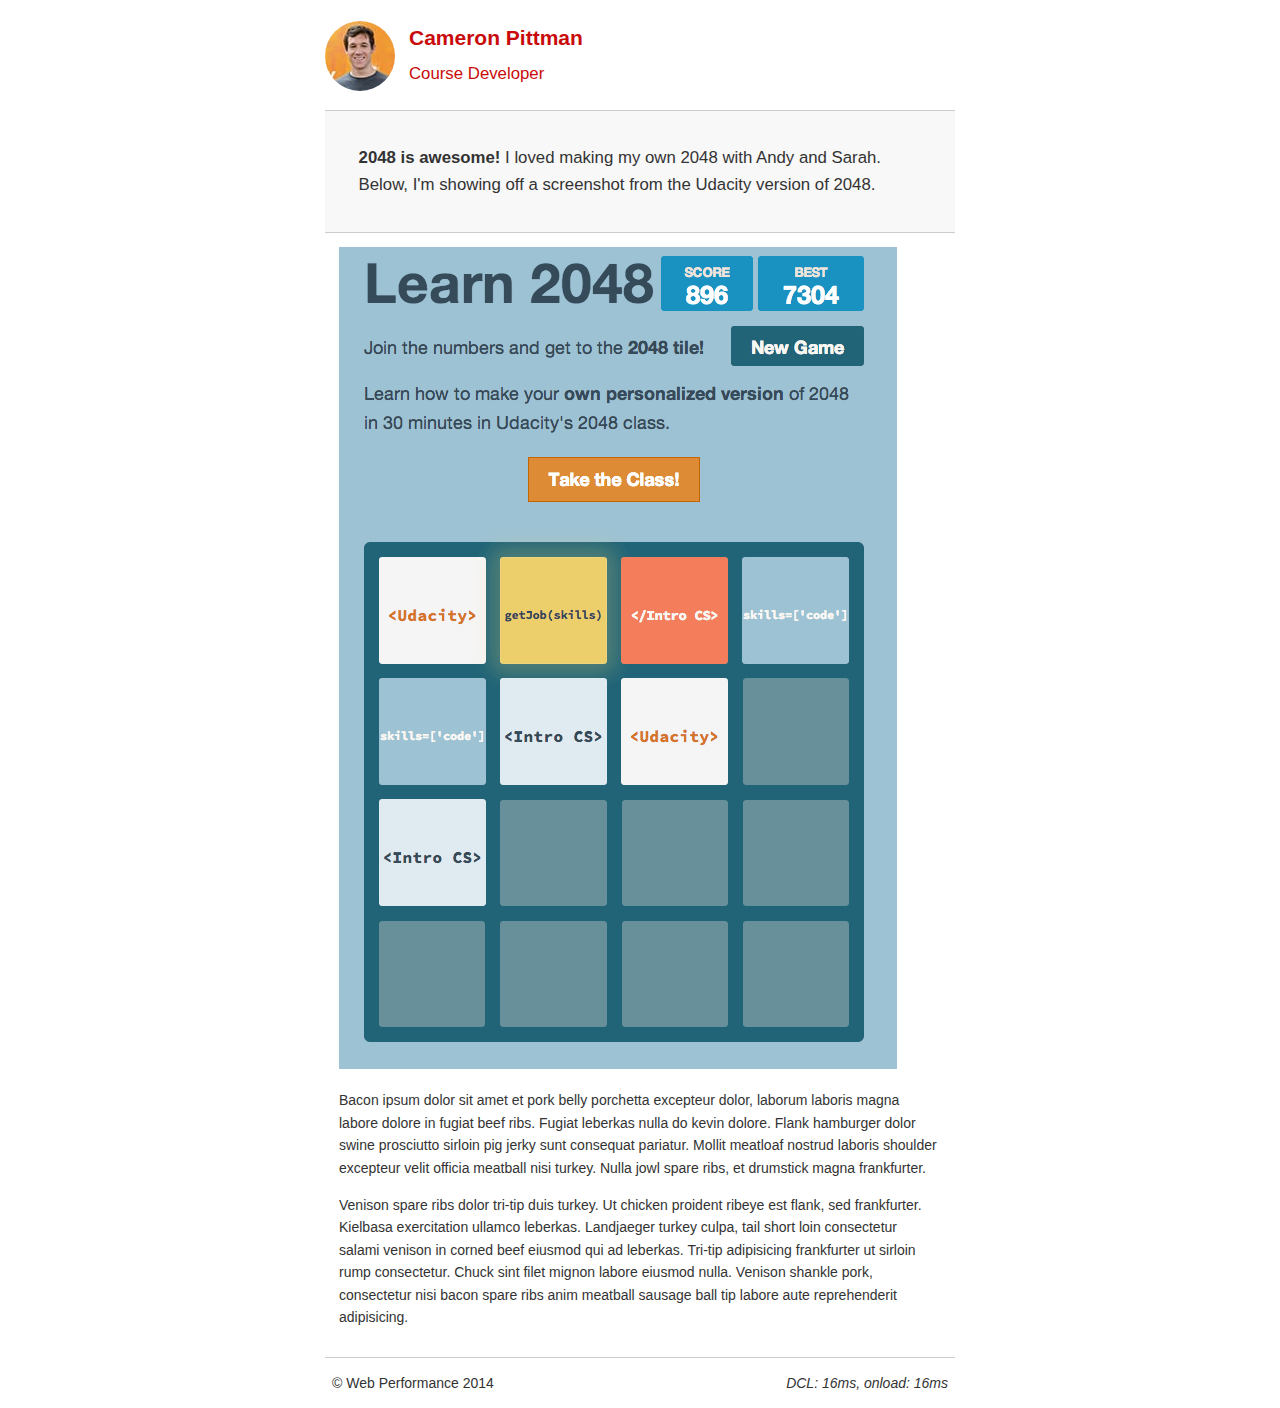
<file: project-2048.html>
<!DOCTYPE html>
<html lang="en">
  <head>
    <meta charset="utf-8">
    <meta name="viewport" content="width=device-width, initial-scale=1">
    <meta name="description" content=" FILL ME IN ">
    <meta name="author" content=" FILL ME IN ">
    <title>Cameron Pittman: Portfolio</title>
    <style> 
      html {
        font-size: 100%;
        overflow-y: scroll;
        -ms-text-size-adjust: 100%;
        -webkit-text-size-adjust: none;
      }
      body { margin: 0; font-size: 14px; line-height: 1.61; font-weight: 400; }
      body, button, input, select, textarea {
        font-family: 'Open Sans',
        sans-serif;
        color: #333;
      }
      ul, ol { margin: 1em 0; padding: 0 0 0 20px; }
      img { border: 0; max-width: 100%; }
      header, footer, .container { max-width: 45em; margin: 0 auto; }
      header p { font-size:1.5em; font-weight: bold; padding-left: 4em;}
      header p span { font-size: 0.8em; font-weight: normal;}
      .content { padding: 1em 1em; }
      .content li { list-style-type: none; font-size: 1.1em;}
      li img { float:left; padding-right: 1em; }
      li p { font-size: 0.9em; font-style: italic; }
      footer { padding: 0 0.5em; }
      footer span { float: right; font-style: italic; }
    </style>

    <link href="css/print.min.css" rel="stylesheet" media="print">

    <script>
      (function(w,g){w['GoogleAnalyticsObject']=g;
      w[g]=w[g]||function(){(w[g].q=w[g].q||[]).push(arguments)};w[g].l=1*new Date();})(window,'ga');

      // Optional TODO: replace with your Google Analytics profile ID.
      ga('create', 'UA-XXXX-Y');
      ga('send', 'pageview');
    </script>
    <script async src="https://www.google-analytics.com/analytics.js"></script>
    <script async src="js/perfmatters.min.js"></script>
  </head>

  <body>
    <header>
      <a href="/"><img src="img/profilepic-min.jpg"></a>
      <p>Cameron Pittman<br><span>Course Developer</span></p>
    </header>

    <div class="container">
      <div class="hero">
        <strong>2048 is awesome!</strong> I loved making my own 2048 with Andy and Sarah. Below, I'm showing off a screenshot from the Udacity version of 2048.
      </div>

      <div class="content">

        <img class="img-responsive" src="img/2048-min.png">

        <p>Bacon ipsum dolor sit amet et pork belly porchetta excepteur dolor, laborum laboris magna labore dolore in fugiat beef ribs. Fugiat leberkas nulla do kevin dolore. Flank hamburger dolor swine prosciutto sirloin pig jerky sunt consequat pariatur. Mollit meatloaf nostrud laboris shoulder excepteur velit officia meatball nisi turkey. Nulla jowl spare ribs, et drumstick magna frankfurter.</p>

        <p>Venison spare ribs dolor tri-tip duis turkey. Ut chicken proident ribeye est flank, sed frankfurter. Kielbasa exercitation ullamco leberkas. Landjaeger turkey culpa, tail short loin consectetur salami venison in corned beef eiusmod qui ad leberkas. Tri-tip adipisicing frankfurter ut sirloin rump consectetur. Chuck sint filet mignon labore eiusmod nulla. Venison shankle pork, consectetur nisi bacon spare ribs anim meatball sausage ball tip labore aute reprehenderit adipisicing.</p>

    </div>

    <footer>
      <p>&copy; Web Performance 2014 <span id="crp-stats"></span></p>
    </footer>
    <link href="css/style.min.css" rel="stylesheet">
    <!-- Hmm, what is the impact of web fonts on speed? Measure it... -->
    <!-- <link href="//fonts.googleapis.com/css?family=Open+Sans:400,700" rel="stylesheet"> -->
  </body>
</html>
</file>
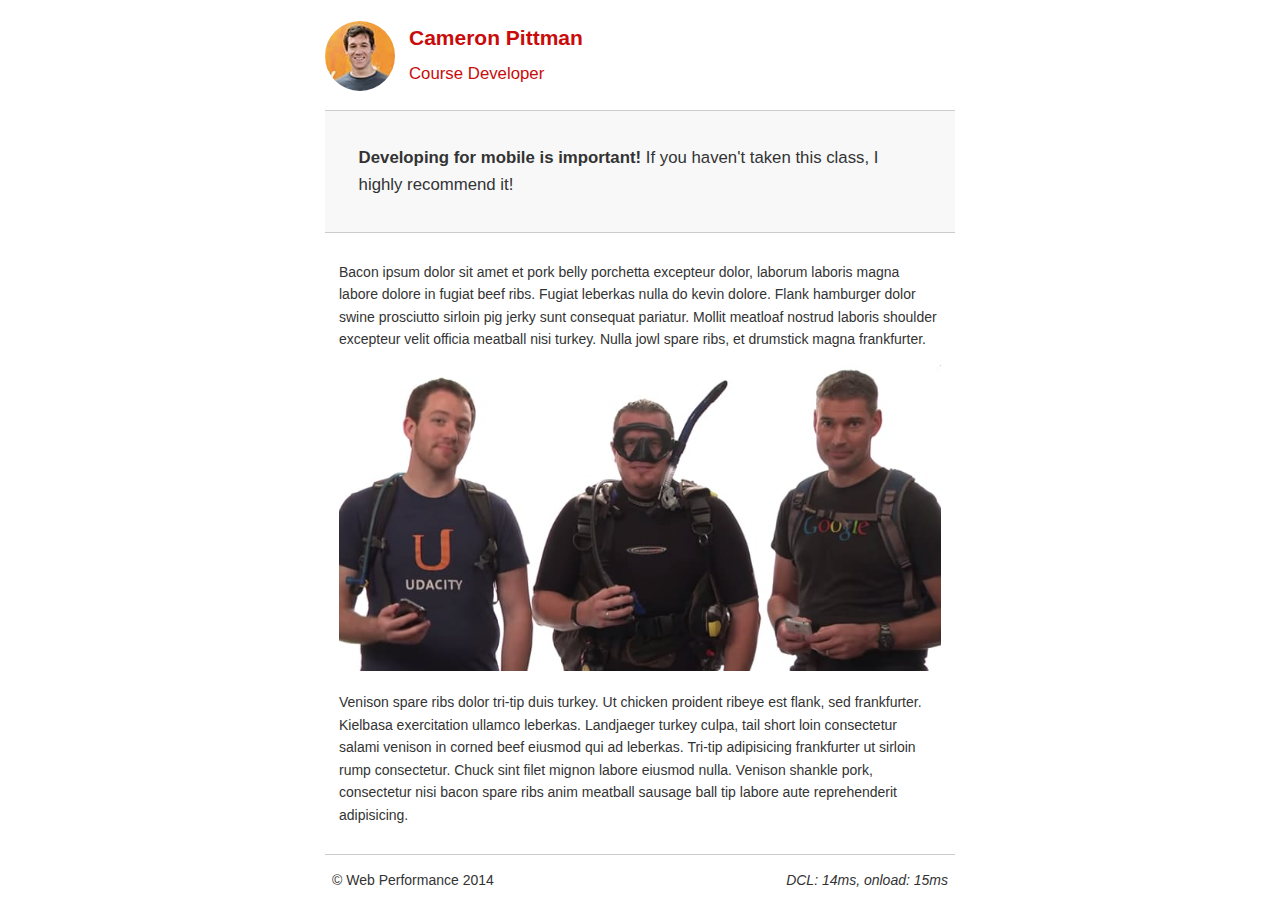
<file: project-mobile.html>
<!DOCTYPE html>
<html lang="en">
  <head>
    <meta charset="utf-8">
    <meta name="viewport" content="width=device-width, initial-scale=1">
    <meta name="description" content=" FILL ME IN ">
    <meta name="author" content=" FILL ME IN ">
    <title>Cameron Pitman: Portfolio</title>
    
    <style> 
      html {
        font-size: 100%;
        overflow-y: scroll;
        -ms-text-size-adjust: 100%;
        -webkit-text-size-adjust: none;
      }
      body { margin: 0; font-size: 14px; line-height: 1.61; font-weight: 400; }
      body, button, input, select, textarea {
        font-family: 'Open Sans',
        sans-serif;
        color: #333;
      }
      ul, ol { margin: 1em 0; padding: 0 0 0 20px; }
      img { border: 0; max-width: 100%; }
      header, footer, .container { max-width: 45em; margin: 0 auto; }
      header p { font-size:1.5em; font-weight: bold; padding-left: 4em;}
      header p span { font-size: 0.8em; font-weight: normal;}
      .content { padding: 1em 1em; }
      .content li { list-style-type: none; font-size: 1.1em;}
      li img { float:left; padding-right: 1em; }
      li p { font-size: 0.9em; font-style: italic; }
      footer { padding: 0 0.5em; }
      footer span { float: right; font-style: italic; }
    </style> 
    <link href="css/print.min.css" rel="stylesheet" media="print">

    <script>
      (function(w,g){w['GoogleAnalyticsObject']=g;
      w[g]=w[g]||function(){(w[g].q=w[g].q||[]).push(arguments)};w[g].l=1*new Date();})(window,'ga');

      // Optional TODO: replace with your Google Analytics profile ID.
      ga('create', 'UA-XXXX-Y');
      ga('send', 'pageview');
    </script>
    <script async src="https://www.google-analytics.com/analytics.js"></script>
    <script async src="js/perfmatters.min.js"></script>
  </head>

  <body>
    <header>
      <a href="/"><img src="img/profilepic-min.jpg"></a>
      <p>Cameron Pittman<br><span>Course Developer</span></p>
    </header>

    <div class="container">
      <div class="hero">
        <strong>Developing for mobile is important!</strong> If you haven't taken this class, I highly recommend it!
      </div>

      <div class="content">

        <p>Bacon ipsum dolor sit amet et pork belly porchetta excepteur dolor, laborum laboris magna labore dolore in fugiat beef ribs. Fugiat leberkas nulla do kevin dolore. Flank hamburger dolor swine prosciutto sirloin pig jerky sunt consequat pariatur. Mollit meatloaf nostrud laboris shoulder excepteur velit officia meatball nisi turkey. Nulla jowl spare ribs, et drumstick magna frankfurter.</p>

        <img src="img/mobilewebdev-min.jpg">

        <p>Venison spare ribs dolor tri-tip duis turkey. Ut chicken proident ribeye est flank, sed frankfurter. Kielbasa exercitation ullamco leberkas. Landjaeger turkey culpa, tail short loin consectetur salami venison in corned beef eiusmod qui ad leberkas. Tri-tip adipisicing frankfurter ut sirloin rump consectetur. Chuck sint filet mignon labore eiusmod nulla. Venison shankle pork, consectetur nisi bacon spare ribs anim meatball sausage ball tip labore aute reprehenderit adipisicing.</p>

    </div>

    <footer>
      <p>&copy; Web Performance 2014 <span id="crp-stats"></span></p>
    </footer>
    <link href="css/style.min.css" rel="stylesheet">
    <!-- Hmm, what is the impact of web fonts on speed? Measure it... -->
    <!-- <link href="//fonts.googleapis.com/css?family=Open+Sans:400,700" rel="stylesheet"> -->
  </body>
</html>
</file>
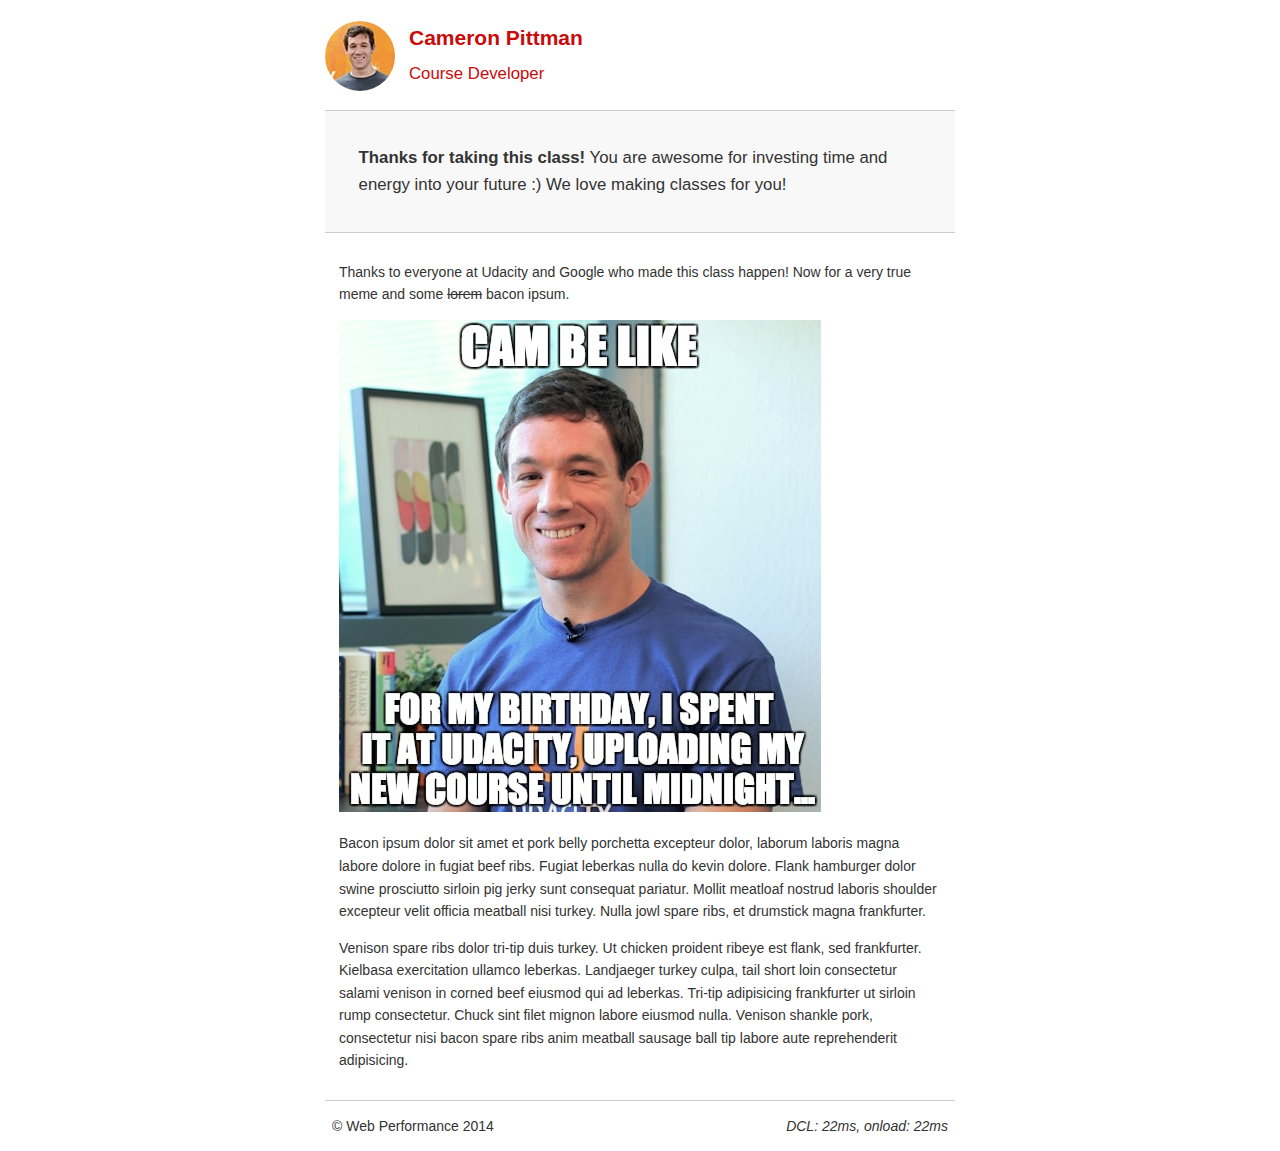
<file: project-webperf.html>
<!DOCTYPE html>
<html lang="en">
  <head>
    <meta charset="utf-8">
    <meta name="viewport" content="width=device-width, initial-scale=1">
    <meta name="description" content=" FILL ME IN ">
    <meta name="author" content=" FILL ME IN ">
    <title>Cameron Pittman: Portfolio</title>
    <style> 
      html {
        font-size: 100%;
        overflow-y: scroll;
        -ms-text-size-adjust: 100%;
        -webkit-text-size-adjust: none;
      }
      body { margin: 0; font-size: 14px; line-height: 1.61; font-weight: 400; }
      body, button, input, select, textarea {
        font-family: 'Open Sans',
        sans-serif;
        color: #333;
      }
      ul, ol { margin: 1em 0; padding: 0 0 0 20px; }
      img { border: 0; max-width: 100%; }
      header, footer, .container { max-width: 45em; margin: 0 auto; }
      header p { font-size:1.5em; font-weight: bold; padding-left: 4em;}
      header p span { font-size: 0.8em; font-weight: normal;}
      .content { padding: 1em 1em; }
      .content li { list-style-type: none; font-size: 1.1em;}
      li img { float:left; padding-right: 1em; }
      li p { font-size: 0.9em; font-style: italic; }
      footer { padding: 0 0.5em; }
      footer span { float: right; font-style: italic; }
    </style>

    <link href="css/print.min.css" rel="stylesheet" media="print">

    <script>
      (function(w,g){w['GoogleAnalyticsObject']=g;
      w[g]=w[g]||function(){(w[g].q=w[g].q||[]).push(arguments)};w[g].l=1*new Date();})(window,'ga');

      // Optional TODO: replace with your Google Analytics profile ID.
      ga('create', 'UA-XXXX-Y');
      ga('send', 'pageview');
    </script>
    <script async src="https://www.google-analytics.com/analytics.js"></script>
    <script async src="js/perfmatters.min.js"></script>
  </head>

  <body>
    <header>
      <a href="/"><img src="img/profilepic-min.jpg"></a>
      <p>Cameron Pittman<br><span>Course Developer</span></p>
    </header>

    <div class="container">
      <div class="hero">
        <strong>Thanks for taking this class!</strong> You are awesome for investing time and energy into your future :) We love making classes for you!
      </div>

      <div class="content">

        <p>Thanks to everyone at Udacity and Google who made this class happen! Now for a very true meme and some <strike>lorem</strike> bacon ipsum.</p>

        <img src="img/cam_be_like-min.jpg">

        <p>Bacon ipsum dolor sit amet et pork belly porchetta excepteur dolor, laborum laboris magna labore dolore in fugiat beef ribs. Fugiat leberkas nulla do kevin dolore. Flank hamburger dolor swine prosciutto sirloin pig jerky sunt consequat pariatur. Mollit meatloaf nostrud laboris shoulder excepteur velit officia meatball nisi turkey. Nulla jowl spare ribs, et drumstick magna frankfurter.</p>

        <p>Venison spare ribs dolor tri-tip duis turkey. Ut chicken proident ribeye est flank, sed frankfurter. Kielbasa exercitation ullamco leberkas. Landjaeger turkey culpa, tail short loin consectetur salami venison in corned beef eiusmod qui ad leberkas. Tri-tip adipisicing frankfurter ut sirloin rump consectetur. Chuck sint filet mignon labore eiusmod nulla. Venison shankle pork, consectetur nisi bacon spare ribs anim meatball sausage ball tip labore aute reprehenderit adipisicing.</p>

    </div>

    <footer>
      <p>&copy; Web Performance 2014 <span id="crp-stats"></span></p>
    </footer>
    <!-- Hmm, what is the impact of web fonts on speed? Measure it... -->
    <!-- <link href="//fonts.googleapis.com/css?family=Open+Sans:400,700" rel="stylesheet"> -->
    <link href="css/style.min.css" rel="stylesheet">
  </body>
</html>
</file>
<file: css/print.min.css>
@media print{*{background:transparent!important;color:black!important;text-shadow:none!important;filter:none!important;-ms-filter:none!important}a,a:visited{color:#444!important;text-decoration:underline}a[href]:after{content:" (" attr(href) ")"}tr,img{page-break-inside:avoid}img{max-width:100%!important}@page{margin:0.5cm}p,h2,h3{orphans:3;widows:3}h2,h3{page-break-after:avoid}}
</file>
<file: css/style.min.css>
html{-webkit-tap-highlight-color:rgba(0,0,0,0)}a{color:#12C}a:visited{color:#61C}a:focus{outline:thin dotted}a:hover,a:active{color:#c00;outline:0}pre,code{font-family:monospace,monospace;font-size:1em}b,strong{font-weight:bold}body{background:#fff}header{padding:0 0.5em;color:#C90B0B}header img{border-radius:40px;float:left}.hero{padding:2em;background-color:#f8f8f8;font-size:1.2em;border-bottom:1px solid #ccc;border-top:1px solid #ccc}footer{border-top:1px solid #ccc}@media only screen and (max-width:480px){body{font-size:12px}header p{padding-left:4.5em}}
</file>
